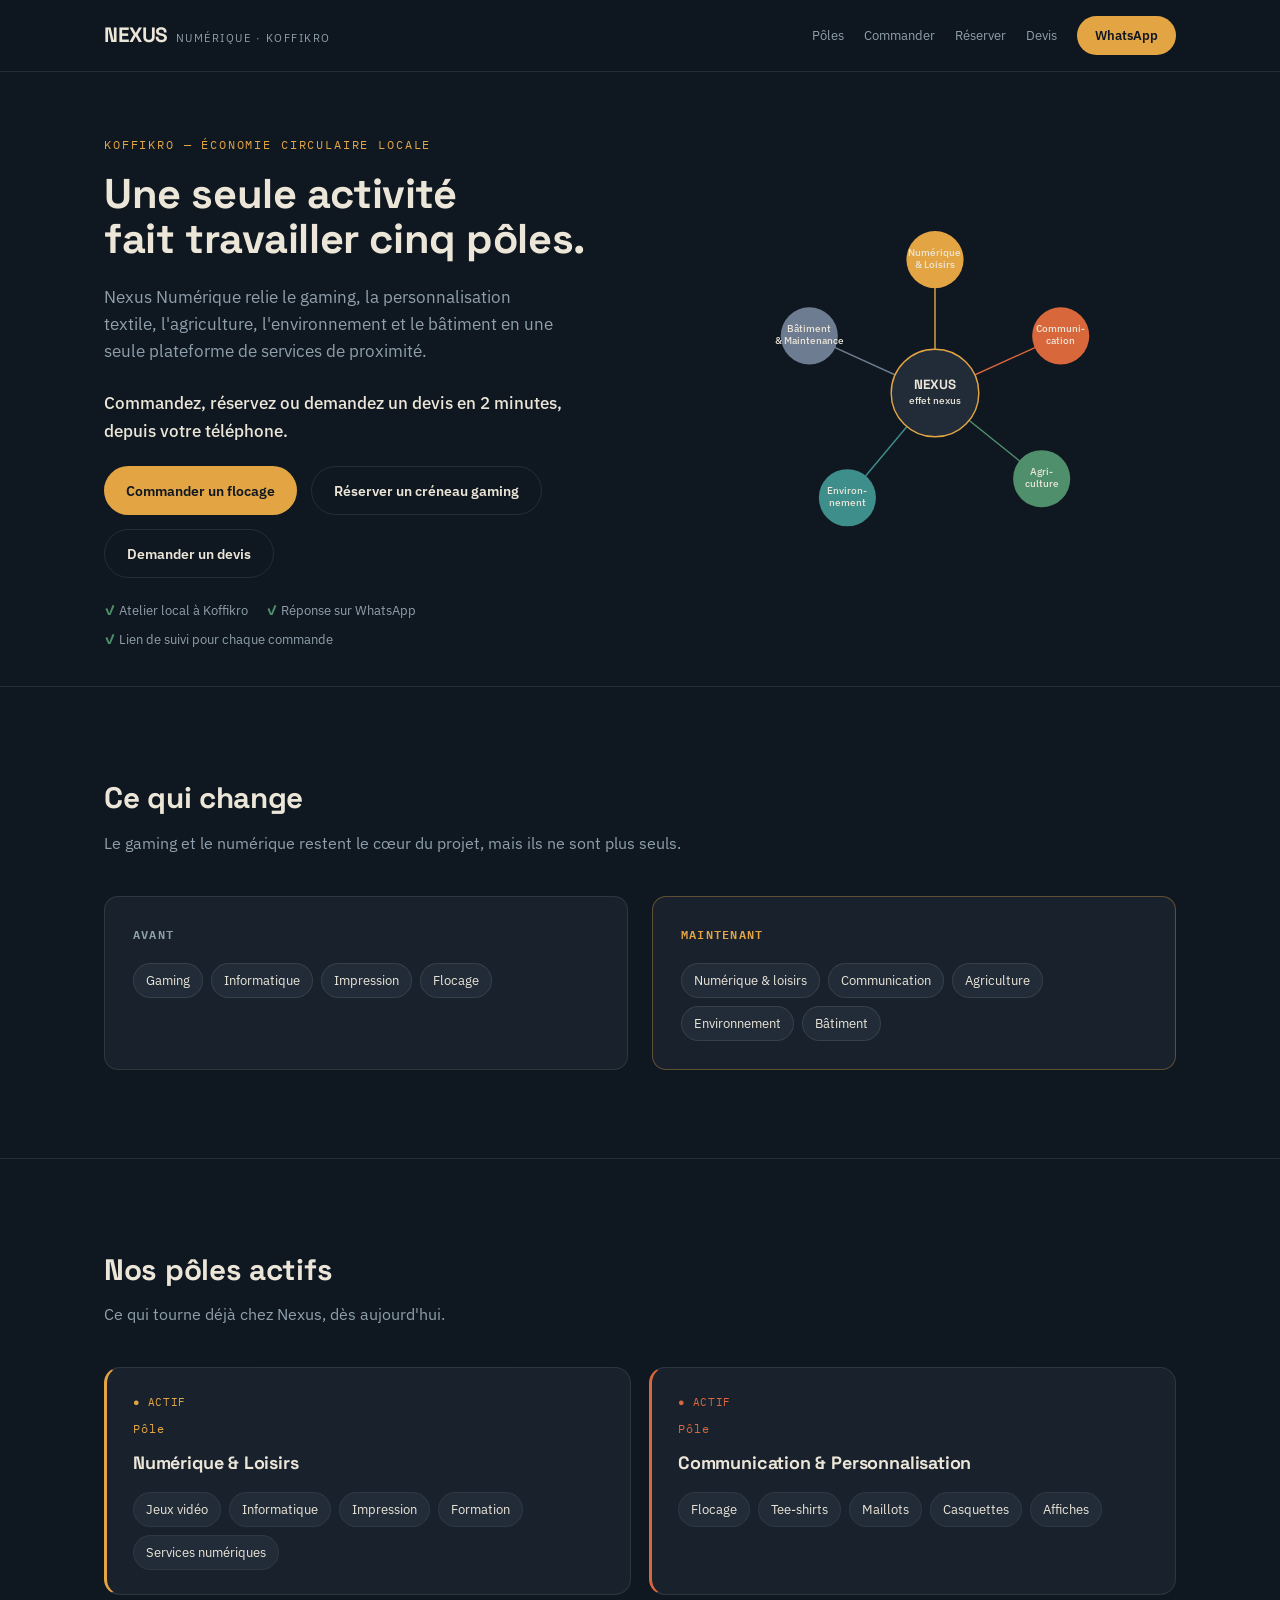
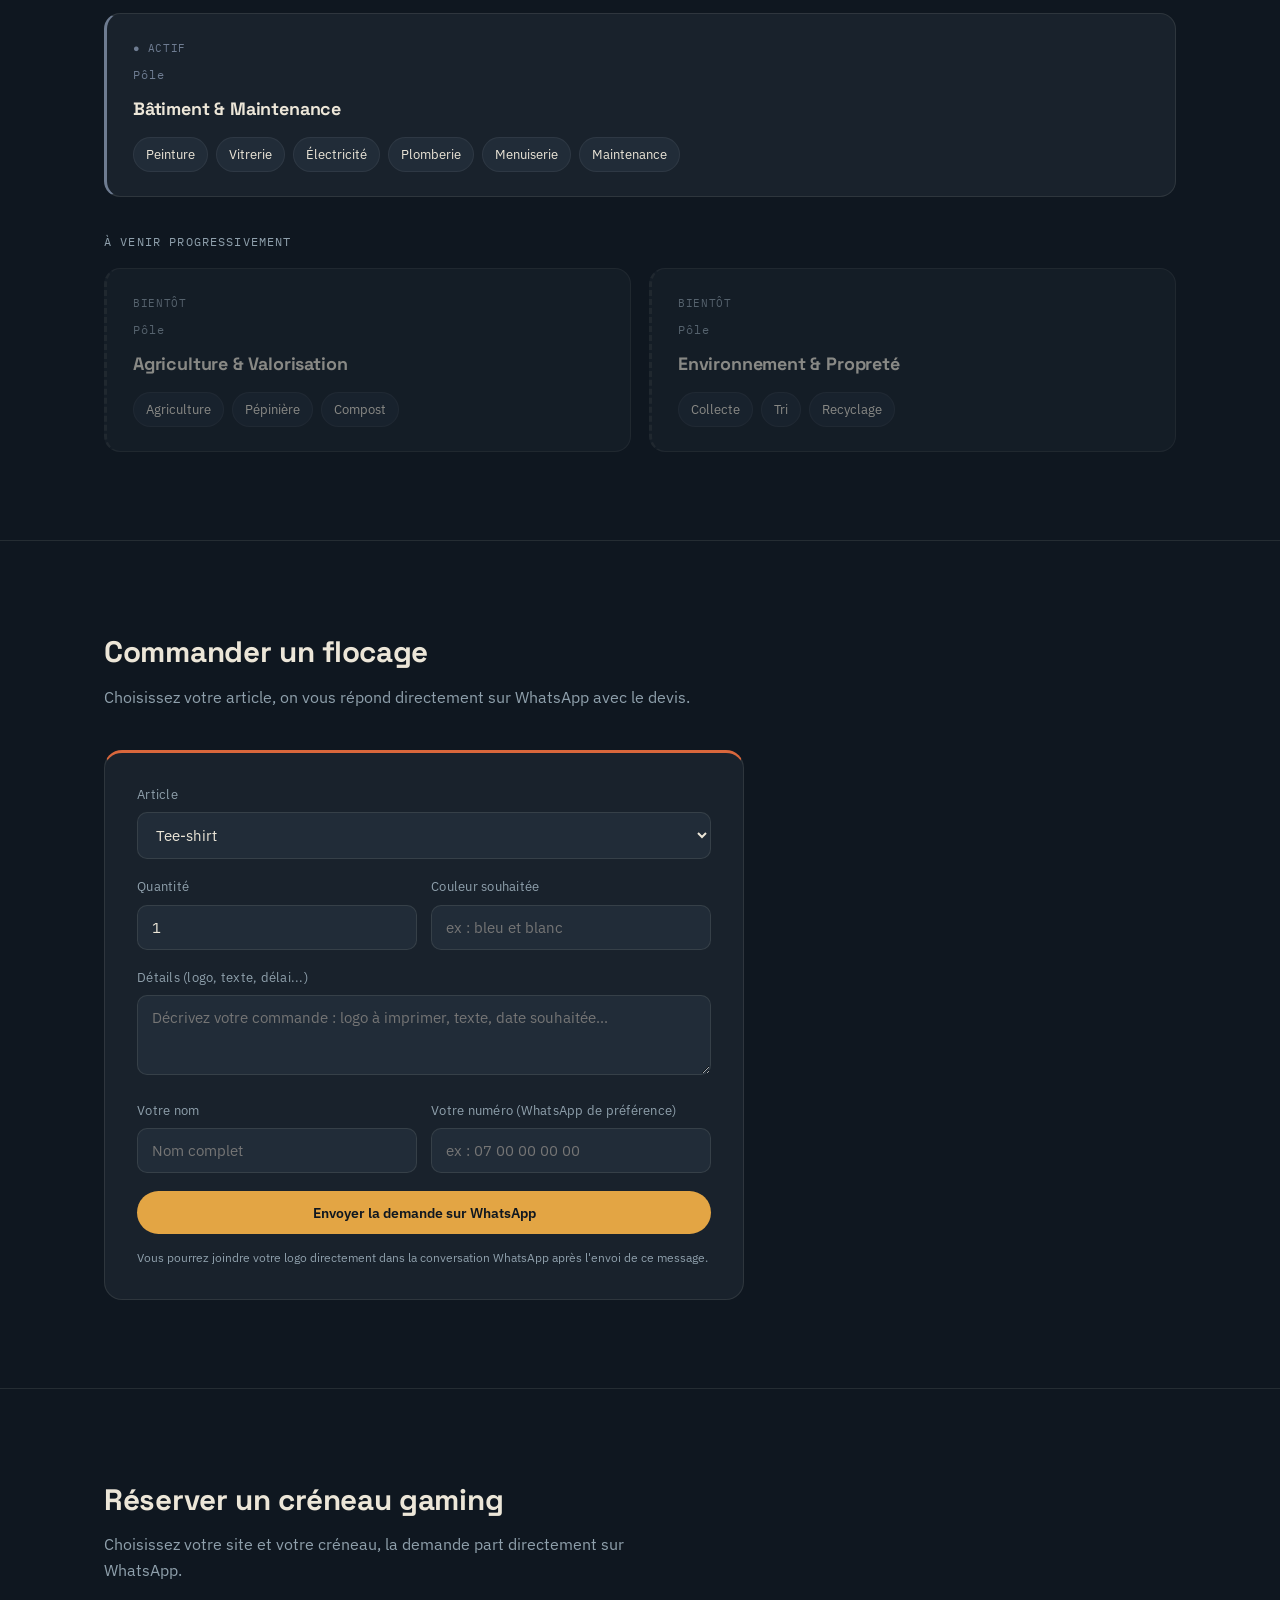
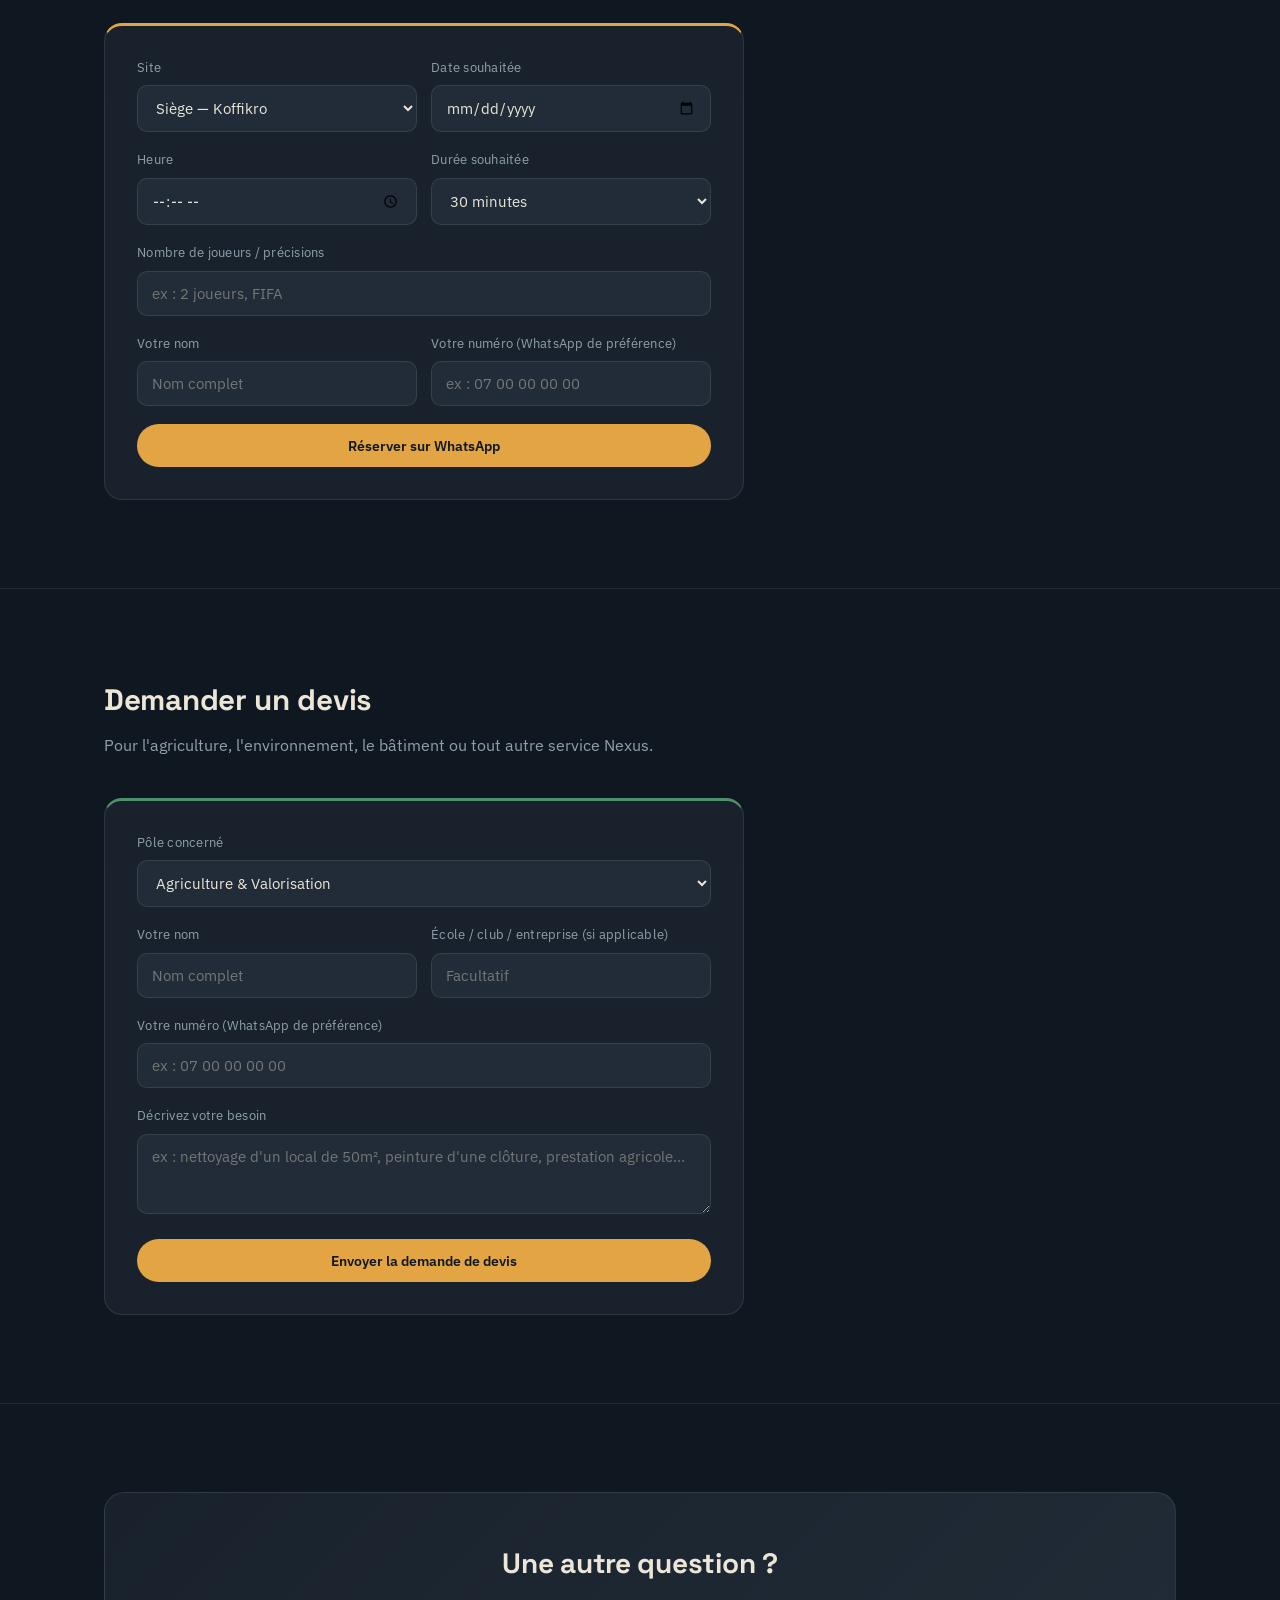
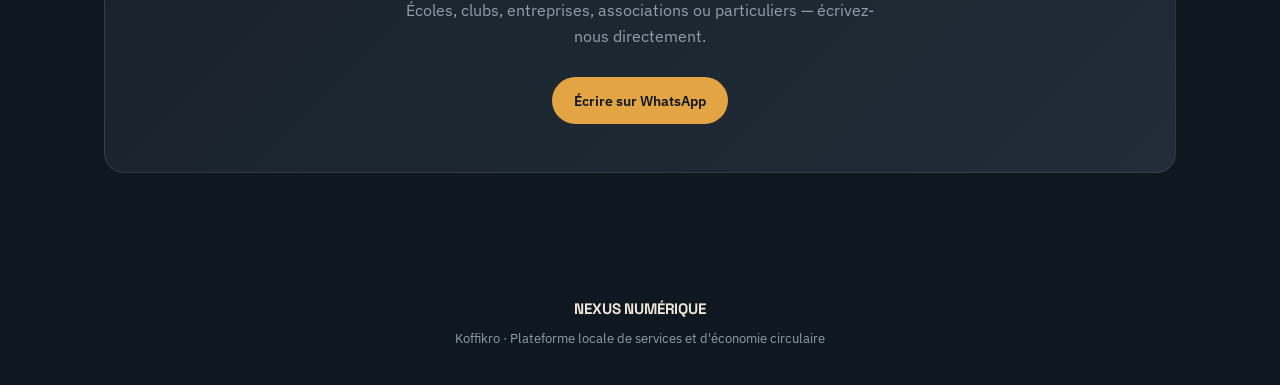
<file: index.html>
<!DOCTYPE html>
<html lang="fr">
<head>
<meta charset="UTF-8">
<meta name="viewport" content="width=device-width, initial-scale=1.0">
<title>Nexus Numérique — Koffikro</title>
<link rel="preconnect" href="https://fonts.googleapis.com">
<link rel="preconnect" href="https://fonts.gstatic.com" crossorigin>
<link href="https://fonts.googleapis.com/css2?family=Space+Grotesk:wght@400;500;600;700&family=IBM+Plex+Sans:wght@400;500;600&family=IBM+Plex+Mono:wght@500;600&display=swap" rel="stylesheet">
<style>
  :root{
    --ink:#0F1720;
    --panel:#19222C;
    --panel-2:#212C38;
    --paper:#ECE6D8;
    --mist:#8FA0AC;
    --gold:#E3A544;
    --clay:#D9673C;
    --leaf:#4F8F6B;
    --teal:#3E8E8C;
    --slate:#6E7C91;
    --signal:#C75450;
    --line:rgba(236,230,216,0.10);
  }
  *{box-sizing:border-box; margin:0; padding:0;}
  html{scroll-behavior:smooth;}
  body{
    background:var(--ink);
    color:var(--paper);
    font-family:'IBM Plex Sans', sans-serif;
    line-height:1.6;
    -webkit-font-smoothing:antialiased;
  }
  h1,h2,h3,.display{
    font-family:'Space Grotesk', sans-serif;
    font-weight:700;
    letter-spacing:-0.01em;
  }
  .mono{font-family:'IBM Plex Mono', monospace;}
  a{color:inherit; text-decoration:none;}
  .wrap{max-width:1120px; margin:0 auto; padding:0 24px;}
  section{padding:88px 0; border-bottom:1px solid var(--line);}

  header{
    position:sticky; top:0; z-index:50;
    background:rgba(15,23,32,0.92);
    backdrop-filter:blur(10px);
    border-bottom:1px solid var(--line);
  }
  header .wrap{display:flex; align-items:center; justify-content:space-between; padding:16px 24px; gap:12px; flex-wrap:wrap;}
  .logo{display:flex; align-items:baseline; gap:8px;}
  .logo .display{font-size:1.3rem; letter-spacing:-0.02em;}
  .logo .tag{font-size:0.66rem; color:var(--mist); letter-spacing:0.14em; text-transform:uppercase;}
  nav{display:flex; align-items:center; gap:20px; flex-wrap:wrap;}
  nav a{font-size:0.84rem; color:var(--mist); transition:color .2s;}
  nav a:hover{color:var(--paper);}
  .btn{
    display:inline-flex; align-items:center; justify-content:center; gap:8px;
    padding:12px 22px; border-radius:100px;
    font-size:0.9rem; font-weight:600; cursor:pointer;
    transition:transform .15s ease, box-shadow .15s ease;
    white-space:nowrap; border:none; font-family:inherit;
  }
  .btn:hover{transform:translateY(-1px);}
  .btn-gold{background:var(--gold); color:var(--ink);}
  .btn-gold:hover{box-shadow:0 8px 24px -8px rgba(227,165,68,0.55);}
  .btn-ghost{border:1px solid var(--line); color:var(--paper); background:transparent;}
  .btn-ghost:hover{border-color:var(--paper);}
  .btn-block{width:100%;}
  header nav .btn{padding:9px 18px; font-size:0.82rem;}

  .hero{padding-top:64px; padding-bottom:36px;}
  .hero-grid{display:grid; grid-template-columns:1.05fr 0.95fr; gap:56px; align-items:center;}
  .eyebrow{
    font-family:'IBM Plex Mono', monospace; font-size:0.72rem;
    color:var(--gold); letter-spacing:0.16em; text-transform:uppercase;
    margin-bottom:18px; display:block;
  }
  .hero h1{font-size:2.6rem; line-height:1.08; margin-bottom:22px;}
  .hero p.lead{font-size:1.05rem; color:var(--mist); max-width:46ch; margin-bottom:32px;}
  .hero-ctas{display:flex; gap:14px; flex-wrap:wrap;}

  .diagram-box{display:flex; justify-content:center;}
  #hub-svg{width:100%; max-width:400px; height:auto;}
  .spoke{stroke-dasharray:220; stroke-dashoffset:220; transition:stroke-dashoffset 1.1s ease;}
  .hub-svg-ready .spoke{stroke-dashoffset:0;}
  .node-label{font-family:'IBM Plex Sans', sans-serif; font-size:10.5px; fill:var(--paper); font-weight:500;}
  .node-circle{transition:filter .2s ease;}
  .node-group:hover .node-circle{filter:brightness(1.25);}
  .center-circle{fill:var(--panel-2); stroke:var(--gold); stroke-width:1.5;}
  .center-text{font-family:'Space Grotesk',sans-serif; font-weight:700; font-size:14px; fill:var(--paper);}

  .compare-grid{display:grid; grid-template-columns:1fr 1fr; gap:24px; margin-top:36px;}
  .compare-card{background:var(--panel); border:1px solid var(--line); border-radius:14px; padding:28px;}
  .compare-card h3{font-size:0.78rem; letter-spacing:0.1em; text-transform:uppercase; color:var(--mist); margin-bottom:18px; font-family:'IBM Plex Mono',monospace; font-weight:600;}
  .compare-card.now{border-color:rgba(227,165,68,0.35);}
  .compare-card.now h3{color:var(--gold);}
  .pill-list{display:flex; flex-wrap:wrap; gap:8px;}
  .pill{
    font-size:0.82rem; padding:6px 12px; border-radius:100px;
    background:var(--panel-2); color:var(--paper); border:1px solid var(--line);
  }

  h2.section-title{font-size:1.85rem; margin-bottom:8px;}
  .section-sub{color:var(--mist); font-size:0.98rem; max-width:60ch; margin-bottom:40px;}

  .poles-grid{display:grid; grid-template-columns:repeat(2,1fr); gap:18px;}
  .pole-card{
    background:var(--panel); border:1px solid var(--line); border-radius:16px;
    padding:26px 26px 24px; border-left:3px solid var(--accent, var(--gold));
    position:relative;
  }
  .pole-card .num{font-family:'IBM Plex Mono',monospace; font-size:0.72rem; color:var(--accent,var(--gold)); letter-spacing:0.08em;}
  .pole-card h3{font-size:1.12rem; margin:8px 0 14px;}
  .pole-card .pill-list .pill{border-color:rgba(255,255,255,0.06);}
  .pole-card:nth-child(5){grid-column:1 / -1;}
  .pole-card:nth-child(5) .pill-list{max-width:640px;}
  .pole-card .status{
    font-family:'IBM Plex Mono',monospace; font-size:0.68rem; color:var(--accent,var(--gold));
    letter-spacing:0.06em; text-transform:uppercase; margin-bottom:4px; display:block;
  }
  .pole-card--soon{
    opacity:0.55; border-left-style:dashed; border-color:var(--line);
  }
  .pole-card--soon .num, .pole-card--soon .status{color:var(--mist);}
  .poles-soon-title{
    font-family:'IBM Plex Mono',monospace; font-size:0.72rem; color:var(--mist);
    letter-spacing:0.1em; text-transform:uppercase; margin:36px 0 16px;
  }

  /* Formulaires */
  .form-panel{
    background:var(--panel); border:1px solid var(--line); border-radius:18px;
    padding:32px; max-width:640px;
  }
  .form-panel.accent-clay{border-top:3px solid var(--clay);}
  .form-panel.accent-gold{border-top:3px solid var(--gold);}
  .form-panel.accent-mixed{border-top:3px solid var(--leaf);}
  .field{margin-bottom:18px;}
  .field label{display:block; font-size:0.8rem; color:var(--mist); margin-bottom:7px; letter-spacing:0.02em;}
  .field select, .field input, .field textarea{
    width:100%; padding:12px 14px; border-radius:10px;
    background:var(--panel-2); border:1px solid var(--line); color:var(--paper);
    font-family:'IBM Plex Sans', sans-serif; font-size:0.94rem;
  }
  .field select:focus, .field input:focus, .field textarea:focus{
    outline:none; border-color:var(--gold);
  }
  .field textarea{resize:vertical; min-height:80px;}
  .field-row{display:grid; grid-template-columns:1fr 1fr; gap:14px;}
  .form-note{font-size:0.78rem; color:var(--mist); margin-top:14px; line-height:1.5;}
  .hp{position:absolute; left:-9999px; top:auto; width:1px; height:1px; overflow:hidden;}
  .form-status{font-size:0.88rem; margin-top:12px; line-height:1.45; display:none;}
  .form-status.form-error{display:block; color:#F0A29E;}
  .form-status.form-ok{display:block; color:#9ED3B2;}

  .timeline{display:grid; grid-template-columns:repeat(3,1fr); gap:20px;}
  .phase{background:var(--panel); border-radius:16px; padding:26px; border-top:3px solid var(--dot);}
  .phase .dot-label{display:flex; align-items:center; gap:10px; margin-bottom:16px;}
  .dot{width:10px; height:10px; border-radius:50%; background:var(--dot);}
  .phase h3{font-size:1.0rem;}
  .phase ul{list-style:none; display:flex; flex-direction:column; gap:9px;}
  .phase li{font-size:0.9rem; color:var(--mist); padding-left:16px; position:relative;}
  .phase li::before{content:"—"; position:absolute; left:0; color:var(--dot);}

  .contact-box{
    background:linear-gradient(135deg, var(--panel), var(--panel-2));
    border:1px solid var(--line); border-radius:20px;
    padding:48px; text-align:center;
  }
  .contact-box h2{font-size:1.75rem; margin-bottom:12px;}
  .contact-box p{color:var(--mist); max-width:50ch; margin:0 auto 28px;}

  footer{padding:36px 0; text-align:center; color:var(--mist); font-size:0.82rem;}
  footer .display{color:var(--paper); font-size:0.95rem; margin-bottom:6px;}


  /* ---------- Galerie photos (réalisations et atelier) ---------- */
  .gal-grid{display:grid; grid-template-columns:repeat(3,1fr); gap:14px;}
  .gal-item{position:relative; display:block; width:100%; padding:0; border:1px solid var(--line); border-radius:16px; overflow:hidden; background:var(--panel); cursor:zoom-in; aspect-ratio:4/3; color:inherit; font:inherit;}
  .gal-item img{width:100%; height:100%; object-fit:cover; display:block; transition:transform .35s;}
  .gal-item:hover img{transform:scale(1.04);}
  .gal-item:only-child{grid-column:1 / -1; max-width:640px;}
  .gal-item .gal-cap{position:absolute; left:0; right:0; bottom:0; padding:28px 14px 12px; text-align:left; font-size:0.86rem; background:linear-gradient(transparent, rgba(15,23,32,0.88));}
  #lightbox{position:fixed; inset:0; z-index:200; background:rgba(8,12,18,0.94); display:none; flex-direction:column; align-items:center; justify-content:center; padding:20px; gap:14px;}
  #lightbox.open{display:flex;}
  #lightbox img{max-width:100%; max-height:78vh; border-radius:12px; object-fit:contain;}
  #lightbox .lb-cap{color:var(--paper); font-size:0.95rem; text-align:center; max-width:60ch;}
  #lightbox .lb-close{position:absolute; top:14px; right:16px; width:46px; height:46px; border-radius:50%; border:1px solid var(--line); background:var(--panel); color:var(--paper); font-size:1.6rem; line-height:1; cursor:pointer;}

  @media (max-width:860px){
    .hero-grid{grid-template-columns:1fr;}
    .hero h1{font-size:2.05rem;}
    .compare-grid, .poles-grid, .sites-grid, .timeline{grid-template-columns:1fr;}
    .pole-card:nth-child(5){grid-column:auto;}
    nav a:not(.btn){display:none;}
    section{padding:52px 0;}
    .contact-box{padding:30px 20px;}
    .field-row{grid-template-columns:1fr;}
    .form-panel{padding:22px;}
    .gal-grid{grid-template-columns:1fr 1fr; gap:10px;}
  }

  [hidden]{display:none !important;}
  /* Paiement mobile (affiché seulement si l'administrateur active un moyen de paiement) */
  .pay-methods{display:grid; grid-template-columns:repeat(auto-fit,minmax(220px,1fr)); gap:14px; max-width:900px; margin-bottom:22px;}
  .pay-card{background:var(--panel); border:1px solid var(--line); border-radius:16px; padding:20px; cursor:pointer; text-align:left; color:var(--paper); font:inherit; transition:border-color .2s;}
  .pay-card:hover{border-color:var(--mist);}
  .pay-card[aria-pressed="true"]{border-color:var(--gold); box-shadow:0 0 0 1px var(--gold) inset;}
  .pay-card .pay-name{font-weight:600; font-size:1.02rem; margin-bottom:6px; display:block;}
  .pay-card .pay-sub{font-size:0.8rem; color:var(--mist); display:block;}
  .pay-box{background:var(--panel-2); border:1px dashed var(--line); border-radius:12px; padding:16px; margin-bottom:18px;}
  .pay-box .pay-num{font-family:'IBM Plex Mono',monospace; font-size:1.25rem; color:var(--gold); letter-spacing:0.04em; word-break:break-all;}
  .pay-box .pay-who{font-size:0.86rem; color:var(--mist); margin:4px 0 12px;}
  .pay-actions{display:flex; gap:10px; flex-wrap:wrap;}
  .pay-actions .btn{padding:9px 16px; font-size:0.84rem;}
  .pay-steps{font-size:0.88rem; color:var(--mist); line-height:1.6; margin-bottom:16px; padding-left:18px;}

  /* Pôles pilotés depuis l'application (poles.js) */
  #poles-active .pole-card:nth-child(5):not(:last-child){grid-column:auto;}
  #poles-active .pole-card:last-child:nth-child(odd){grid-column:1 / -1;}
  .pole-card .manager{margin-top:14px; font-size:0.82rem; color:var(--mist);}
  .pole-card .manager a{color:var(--gold); text-decoration:none;}
  @media (max-width:860px){ #poles-active .pole-card:last-child:nth-child(odd){grid-column:auto;} }

  /* Accueil : promesse claire, actions visibles, barre fixe sur téléphone */
  .hero-promise{font-size:1.08rem; color:var(--paper); max-width:46ch; margin:-8px 0 22px; font-weight:500;}
  .trust{list-style:none; display:flex; flex-wrap:wrap; gap:8px 18px; margin-top:22px; font-size:0.82rem; color:var(--mist);}
  .trust li::before{content:"\2713\00a0"; color:var(--leaf); font-weight:700;}
  .action-bar{display:none;}
  @media (max-width:860px){
    header .wrap{flex-wrap:nowrap; padding:12px 18px;}
    header nav{gap:10px; flex-wrap:nowrap;}
    .hero{padding-top:36px;}
    .hero-ctas{flex-direction:column; align-items:stretch; gap:10px;}
    .hero-ctas .btn{width:100%; min-height:50px; font-size:1rem;}
    .hero-promise{margin-top:0;}
    .action-bar{
      display:flex; gap:10px; position:fixed; left:0; right:0; bottom:0; z-index:60;
      padding:10px 14px calc(10px + env(safe-area-inset-bottom));
      background:rgba(15,23,32,0.96); backdrop-filter:blur(10px); border-top:1px solid var(--line);
    }
    .action-bar .btn{flex:1; min-height:48px; padding:12px 10px;}
    footer{padding-bottom:84px;}
  }

  /* Actualités et FAQ (contenu.js) */
  .news-list{display:grid; grid-template-columns:repeat(auto-fit,minmax(260px,1fr)); gap:18px;}
  .news-card{background:var(--panel); border:1px solid var(--line); border-radius:16px; padding:22px;}
  .news-card time{font-family:'IBM Plex Mono',monospace; font-size:0.72rem; color:var(--gold); letter-spacing:0.06em; text-transform:uppercase;}
  .news-card h3{font-size:1.05rem; margin:8px 0 10px;}
  .news-card p{color:var(--mist); font-size:0.92rem; white-space:pre-line;}
  .faq-list{max-width:780px; display:flex; flex-direction:column; gap:10px;}
  .faq-list details{background:var(--panel); border:1px solid var(--line); border-radius:12px; padding:14px 18px;}
  .faq-list summary{cursor:pointer; font-weight:600; list-style:none;}
  .faq-list summary::-webkit-details-marker{display:none;}
  .faq-list summary::after{content:"+"; float:right; color:var(--gold);}
  .faq-list details[open] summary::after{content:"\2212";}
  .faq-list details p{color:var(--mist); margin-top:10px; font-size:0.94rem; white-space:pre-line;}
</style>
</head>
<body>

<header>
  <div class="wrap">
    <div class="logo">
      <span class="display">NEXUS</span>
      <span class="tag">Numérique · Koffikro</span>
    </div>
    <nav>
      <a href="#poles">Pôles</a>
      <a href="#realisations" id="nav-real" hidden>Réalisations</a>
      <a href="#commander">Commander</a>
      <a href="#reserver">Réserver</a>
      <a href="#devis">Devis</a>
      <a href="#actualites" id="nav-news" hidden>Actualités</a>
      <a href="#faq" id="nav-faq" hidden>FAQ</a>
      <a href="#payer" id="nav-pay" hidden>Payer</a>
      <a class="btn btn-gold" href="https://wa.me/2250502080649" target="_blank" rel="noopener">WhatsApp</a>
    </nav>
  </div>
</header>

<section class="hero">
  <div class="wrap hero-grid">
    <div>
      <span class="eyebrow" data-cms="hero_eyebrow">Koffikro — économie circulaire locale</span>
      <h1 id="hero-title">Une seule activité<br>fait travailler cinq pôles.</h1>
      <p class="lead" id="hero-lead">Nexus Numérique relie le gaming, la personnalisation textile, l'agriculture, l'environnement et le bâtiment en une seule plateforme de services de proximité.</p>
      <p class="hero-promise" data-cms="hero_promise">Commandez, réservez ou demandez un devis en 2 minutes, depuis votre téléphone.</p>
      <div class="hero-ctas">
        <a class="btn btn-gold" href="#commander">Commander un flocage</a>
        <a class="btn btn-ghost" href="#reserver">Réserver un créneau gaming</a>
        <a class="btn btn-ghost" href="#devis">Demander un devis</a>
        <a class="btn btn-ghost" href="#payer" id="cta-pay" hidden>Payer ma commande</a>
      </div>
      <ul class="trust">
        <li>Atelier local à Koffikro</li>
        <li>Réponse sur WhatsApp</li>
        <li>Lien de suivi pour chaque commande</li>
        <li id="trust-pay" hidden>Paiement Mobile Money</li>
      </ul>
    </div>
    <div class="diagram-box">
      <svg id="hub-svg" viewBox="0 0 420 420" xmlns="http://www.w3.org/2000/svg">
        <line class="spoke" data-pole="numerique" x1="210" y1="210" x2="210" y2="70"  stroke="#E3A544" stroke-width="1.5"/>
        <line class="spoke" data-pole="communication" x1="210" y1="210" x2="342" y2="150" stroke="#D9673C" stroke-width="1.5"/>
        <line class="spoke" data-pole="agriculture" x1="210" y1="210" x2="322" y2="300" stroke="#4F8F6B" stroke-width="1.5"/>
        <line class="spoke" data-pole="environnement" x1="210" y1="210" x2="118" y2="320" stroke="#3E8E8C" stroke-width="1.5"/>
        <line class="spoke" data-pole="batiment" x1="210" y1="210" x2="78"  y2="150" stroke="#6E7C91" stroke-width="1.5"/>
        <circle class="center-circle" cx="210" cy="210" r="46"/>
        <text class="center-text" x="210" y="206" text-anchor="middle">NEXUS</text>
        <text class="node-label" x="210" y="222" text-anchor="middle" fill="#8FA0AC">effet nexus</text>
        <g class="node-group" data-pole="numerique">
          <circle class="node-circle" cx="210" cy="70" r="30" fill="#E3A544"/>
          <text class="node-label" x="210" y="66" text-anchor="middle" fill="#0F1720" font-weight="600">Numérique</text>
          <text class="node-label" x="210" y="79" text-anchor="middle" fill="#0F1720" font-weight="600">&amp; Loisirs</text>
        </g>
        <g class="node-group" data-pole="communication">
          <circle class="node-circle" cx="342" cy="150" r="30" fill="#D9673C"/>
          <text class="node-label" x="342" y="146" text-anchor="middle" fill="#0F1720" font-weight="600">Communi-</text>
          <text class="node-label" x="342" y="159" text-anchor="middle" fill="#0F1720" font-weight="600">cation</text>
        </g>
        <g class="node-group" data-pole="agriculture">
          <circle class="node-circle" cx="322" cy="300" r="30" fill="#4F8F6B"/>
          <text class="node-label" x="322" y="296" text-anchor="middle" fill="#0F1720" font-weight="600">Agri-</text>
          <text class="node-label" x="322" y="309" text-anchor="middle" fill="#0F1720" font-weight="600">culture</text>
        </g>
        <g class="node-group" data-pole="environnement">
          <circle class="node-circle" cx="118" cy="320" r="30" fill="#3E8E8C"/>
          <text class="node-label" x="118" y="316" text-anchor="middle" fill="#0F1720" font-weight="600">Environ-</text>
          <text class="node-label" x="118" y="329" text-anchor="middle" fill="#0F1720" font-weight="600">nement</text>
        </g>
        <g class="node-group" data-pole="batiment">
          <circle class="node-circle" cx="78" cy="150" r="30" fill="#6E7C91"/>
          <text class="node-label" x="78" y="146" text-anchor="middle" fill="#0F1720" font-weight="600">Bâtiment</text>
          <text class="node-label" x="78" y="159" text-anchor="middle" fill="#0F1720" font-weight="600">&amp; Maintenance</text>
        </g>
      </svg>
    </div>
  </div>
</section>

<section id="vision">
  <div class="wrap">
    <h2 class="section-title">Ce qui change</h2>
    <p class="section-sub" data-cms="vision_sub">Le gaming et le numérique restent le cœur du projet, mais ils ne sont plus seuls.</p>
    <div class="compare-grid">
      <div class="compare-card">
        <h3>Avant</h3>
        <div class="pill-list">
          <span class="pill">Gaming</span><span class="pill">Informatique</span>
          <span class="pill">Impression</span><span class="pill">Flocage</span>
        </div>
      </div>
      <div class="compare-card now">
        <h3>Maintenant</h3>
        <div class="pill-list" id="now-pills">
          <span class="pill">Numérique &amp; loisirs</span><span class="pill">Communication</span>
          <span class="pill">Agriculture</span><span class="pill">Environnement</span><span class="pill">Bâtiment</span>
        </div>
      </div>
    </div>
  </div>
</section>

<section id="poles">
  <div class="wrap">
    <h2 class="section-title" id="poles-title">Nos pôles actifs</h2>
    <p class="section-sub" data-cms="poles_sub">Ce qui tourne déjà chez Nexus, dès aujourd'hui.</p>
    <div class="poles-grid" id="poles-active">
      <div class="pole-card" style="--accent:#E3A544">
        <span class="status">● Actif</span>
        <span class="num">Pôle</span>
        <h3>Numérique &amp; Loisirs</h3>
        <div class="pill-list">
          <span class="pill">Jeux vidéo</span><span class="pill">Informatique</span><span class="pill">Impression</span>
          <span class="pill">Formation</span><span class="pill">Services numériques</span>
        </div>
      </div>
      <div class="pole-card" style="--accent:#D9673C">
        <span class="status">● Actif</span>
        <span class="num">Pôle</span>
        <h3>Communication &amp; Personnalisation</h3>
        <div class="pill-list">
          <span class="pill">Flocage</span><span class="pill">Tee-shirts</span><span class="pill">Maillots</span>
          <span class="pill">Casquettes</span><span class="pill">Affiches</span>
        </div>
      </div>
      <div class="pole-card" style="--accent:#6E7C91; grid-column:1 / -1;">
        <span class="status">● Actif</span>
        <span class="num">Pôle</span>
        <h3>Bâtiment &amp; Maintenance</h3>
        <div class="pill-list" style="max-width:640px;">
          <span class="pill">Peinture</span><span class="pill">Vitrerie</span><span class="pill">Électricité</span>
          <span class="pill">Plomberie</span><span class="pill">Menuiserie</span><span class="pill">Maintenance</span>
        </div>
      </div>
    </div>

    <div class="poles-soon-title" id="poles-soon-title">À venir progressivement</div>
    <div class="poles-grid" id="poles-soon">
      <div class="pole-card pole-card--soon">
        <span class="status">Bientôt</span>
        <span class="num">Pôle</span>
        <h3>Agriculture &amp; Valorisation</h3>
        <div class="pill-list">
          <span class="pill">Agriculture</span><span class="pill">Pépinière</span><span class="pill">Compost</span>
        </div>
      </div>
      <div class="pole-card pole-card--soon">
        <span class="status">Bientôt</span>
        <span class="num">Pôle</span>
        <h3>Environnement &amp; Propreté</h3>
        <div class="pill-list">
          <span class="pill">Collecte</span><span class="pill">Tri</span><span class="pill">Recyclage</span>
        </div>
      </div>
    </div>
  </div>
</section>

<section id="actualites" hidden>
  <div class="wrap">
    <h2 class="section-title">Actualités</h2>
    <p class="section-sub">Les nouvelles de Nexus Numérique.</p>
    <div class="news-list" id="news-list"></div>
  </div>
</section>

<section id="realisations" hidden>
  <div class="wrap">
    <h2 class="section-title">Nos réalisations</h2>
    <p class="section-sub">Quelques commandes déjà livrées : tee-shirts, maillots, casquettes et plus encore.</p>
    <div class="gal-grid" id="gal-realisations"></div>
  </div>
</section>

<section id="atelier" hidden>
  <div class="wrap">
    <h2 class="section-title">Notre atelier</h2>
    <p class="section-sub">Venez nous rencontrer : voici l'endroit où tout se prépare.</p>
    <div class="gal-grid" id="gal-atelier"></div>
  </div>
</section>

<div id="lightbox" role="dialog" aria-modal="true" aria-label="Photo agrandie">
  <button type="button" class="lb-close" aria-label="Fermer">&times;</button>
  <img alt="">
  <div class="lb-cap"></div>
</div>

<section id="commander">
  <div class="wrap">
    <h2 class="section-title">Commander un flocage</h2>
    <p class="section-sub" data-cms="commander_sub">Choisissez votre article, on vous répond directement sur WhatsApp avec le devis.</p>
    <div class="form-panel accent-clay">
      <div class="field">
        <label for="floc-article">Article</label>
        <select id="floc-article">
          <option>Tee-shirt</option>
          <option>Maillot</option>
          <option>Casquette</option>
          <option>Affiche</option>
          <option>Autre support</option>
        </select>
      </div>
      <div class="field-row">
        <div class="field">
          <label for="floc-qty">Quantité</label>
          <input type="number" id="floc-qty" min="1" value="1">
        </div>
        <div class="field">
          <label for="floc-color">Couleur souhaitée</label>
          <input type="text" id="floc-color" placeholder="ex : bleu et blanc">
        </div>
      </div>
      <div class="field">
        <label for="floc-note">Détails (logo, texte, délai...)</label>
        <textarea id="floc-note" placeholder="Décrivez votre commande : logo à imprimer, texte, date souhaitée..."></textarea>
      </div>
      <div class="field-row">
        <div class="field">
          <label for="floc-nom">Votre nom</label>
          <input type="text" id="floc-nom" placeholder="Nom complet" autocomplete="name" maxlength="100">
        </div>
        <div class="field">
          <label for="floc-tel">Votre numéro (WhatsApp de préférence)</label>
          <input type="tel" id="floc-tel" placeholder="ex : 07 00 00 00 00" autocomplete="tel" inputmode="tel" maxlength="30">
        </div>
      </div>
      <div class="hp" aria-hidden="true"><label for="floc-hp">Ne pas remplir</label><input type="text" id="floc-hp" tabindex="-1" autocomplete="off"></div>
      <button class="btn btn-gold btn-block" onclick="envoyerFlocage()">Envoyer la demande sur WhatsApp</button>
      <p class="form-status" id="floc-status" role="status"></p>
      <p class="form-note">Vous pourrez joindre votre logo directement dans la conversation WhatsApp après l'envoi de ce message.</p>
    </div>
  </div>
</section>

<section id="reserver">
  <div class="wrap">
    <h2 class="section-title">Réserver un créneau gaming</h2>
    <p class="section-sub" data-cms="reserver_sub">Choisissez votre site et votre créneau, la demande part directement sur WhatsApp.</p>
    <div class="form-panel accent-gold">
      <div class="field-row">
        <div class="field">
          <label for="game-site">Site</label>
          <select id="game-site">
            <option>Siège — Koffikro</option>
            <option>Antenne 1</option>
            <option>Antenne 2</option>
          </select>
        </div>
        <div class="field">
          <label for="game-date">Date souhaitée</label>
          <input type="date" id="game-date">
        </div>
      </div>
      <div class="field-row">
        <div class="field">
          <label for="game-heure">Heure</label>
          <input type="time" id="game-heure">
        </div>
        <div class="field">
          <label for="game-duree">Durée souhaitée</label>
          <select id="game-duree">
            <option>30 minutes</option>
            <option>1 heure</option>
            <option>2 heures</option>
            <option>Plus de 2 heures</option>
          </select>
        </div>
      </div>
      <div class="field">
        <label for="game-note">Nombre de joueurs / précisions</label>
        <input type="text" id="game-note" placeholder="ex : 2 joueurs, FIFA">
      </div>
      <div class="field-row">
        <div class="field">
          <label for="game-nom">Votre nom</label>
          <input type="text" id="game-nom" placeholder="Nom complet" autocomplete="name" maxlength="100">
        </div>
        <div class="field">
          <label for="game-tel">Votre numéro (WhatsApp de préférence)</label>
          <input type="tel" id="game-tel" placeholder="ex : 07 00 00 00 00" autocomplete="tel" inputmode="tel" maxlength="30">
        </div>
      </div>
      <div class="hp" aria-hidden="true"><label for="game-hp">Ne pas remplir</label><input type="text" id="game-hp" tabindex="-1" autocomplete="off"></div>
      <button class="btn btn-gold btn-block" onclick="envoyerReservation()">Réserver sur WhatsApp</button>
      <p class="form-status" id="game-status" role="status"></p>
    </div>
  </div>
</section>

<section id="devis">
  <div class="wrap">
    <h2 class="section-title">Demander un devis</h2>
    <p class="section-sub" data-cms="devis_sub">Pour l'agriculture, l'environnement, le bâtiment ou tout autre service Nexus.</p>
    <div class="form-panel accent-mixed">
      <div class="field">
        <label for="devis-pole">Pôle concerné</label>
        <select id="devis-pole" data-dynamic>
          <option>Agriculture &amp; Valorisation</option>
          <option>Environnement &amp; Propreté</option>
          <option>Bâtiment &amp; Maintenance</option>
          <option>Formation / Services numériques</option>
          <option>Autre demande</option>
        </select>
      </div>
      <div class="field-row">
        <div class="field">
          <label for="devis-nom">Votre nom</label>
          <input type="text" id="devis-nom" placeholder="Nom complet" autocomplete="name" maxlength="100">
        </div>
        <div class="field">
          <label for="devis-structure">École / club / entreprise (si applicable)</label>
          <input type="text" id="devis-structure" placeholder="Facultatif">
        </div>
      </div>
      <div class="field">
        <label for="devis-tel">Votre numéro (WhatsApp de préférence)</label>
        <input type="tel" id="devis-tel" placeholder="ex : 07 00 00 00 00" autocomplete="tel" inputmode="tel" maxlength="30">
      </div>
      <div class="hp" aria-hidden="true"><label for="devis-hp">Ne pas remplir</label><input type="text" id="devis-hp" tabindex="-1" autocomplete="off"></div>
      <div class="field">
        <label for="devis-message">Décrivez votre besoin</label>
        <textarea id="devis-message" placeholder="ex : nettoyage d'un local de 50m², peinture d'une clôture, prestation agricole..."></textarea>
      </div>
      <button class="btn btn-gold btn-block" onclick="envoyerDevis()">Envoyer la demande de devis</button>
      <p class="form-status" id="devis-status" role="status"></p>
    </div>
  </div>
</section>

<section id="payer" hidden>
  <div class="wrap">
    <h2 class="section-title">Payer votre commande</h2>
    <p class="section-sub">Payez avec votre application Mobile Money, puis prévenez-nous ici : nous vérifions la réception et confirmons.</p>
    <div class="pay-methods" id="pay-methods"></div>
    <div class="form-panel accent-gold" id="pay-panel" hidden>
      <div class="pay-box" id="pay-box">
        <div class="pay-who" id="pay-send-label">Envoyez l'argent à :</div>
        <div class="pay-num" id="pay-num"></div>
        <div class="pay-who" id="pay-who"></div>
        <div class="pay-actions">
          <button type="button" class="btn btn-ghost" id="pay-copy">Copier le numéro</button>
          <a class="btn btn-gold" id="pay-link" href="#" target="_blank" rel="noopener noreferrer" hidden>Ouvrir le paiement</a>
        </div>
      </div>
      <ol class="pay-steps">
        <li>Envoyez le montant exact depuis votre application.</li>
        <li>Revenez ici et remplissez le formulaire ci-dessous.</li>
        <li>Nous vérifions la réception, puis nous vous confirmons sur WhatsApp.</li>
      </ol>
      <div class="field-row">
        <div class="field"><label for="pay-nom">Votre nom</label><input type="text" id="pay-nom" autocomplete="name" maxlength="100" placeholder="Nom complet"></div>
        <div class="field"><label for="pay-tel">Votre numéro</label><input type="tel" id="pay-tel" autocomplete="tel" inputmode="tel" maxlength="30" placeholder="ex : 07 00 00 00 00"></div>
      </div>
      <div class="field-row">
        <div class="field"><label for="pay-montant">Montant payé (FCFA)</label><input type="number" id="pay-montant" min="1" inputmode="numeric" placeholder="ex : 20000"></div>
        <div class="field"><label for="pay-cmd">N° de commande (si vous l'avez)</label><input type="text" id="pay-cmd" maxlength="30" placeholder="ex : CMD-2026-0001"></div>
      </div>
      <div class="field"><label for="pay-ref">Référence de la transaction (facultatif)</label><input type="text" id="pay-ref" maxlength="60" placeholder="Code reçu par SMS"></div>
      <div class="hp" aria-hidden="true"><label for="pay-hp">Ne pas remplir</label><input type="text" id="pay-hp" tabindex="-1" autocomplete="off"></div>
      <button class="btn btn-gold btn-block" id="pay-send" type="button">J'ai payé, prévenir Nexus</button>
      <p class="form-status" id="pay-status" role="status"></p>
      <p class="form-note">Votre paiement n'est confirmé qu'après vérification par Nexus. Ne payez qu'au numéro et au nom affichés ici.</p>
    </div>
  </div>
</section>

<section id="faq" hidden>
  <div class="wrap">
    <h2 class="section-title">Questions fréquentes</h2>
    <div class="faq-list" id="faq-list"></div>
  </div>
</section>

<section id="contact" style="border-bottom:none;">
  <div class="wrap">
    <div class="contact-box">
      <h2 class="display" data-cms="contact_title">Une autre question ?</h2>
      <p data-cms="contact_text">Écoles, clubs, entreprises, associations ou particuliers — écrivez-nous directement.</p>
      <a class="btn btn-gold" href="https://wa.me/2250502080649" target="_blank" rel="noopener">Écrire sur WhatsApp</a>
    </div>
  </div>
</section>

<div class="action-bar" id="action-bar">
  <a class="btn btn-ghost" href="https://wa.me/2250502080649" target="_blank" rel="noopener">WhatsApp</a>
  <a class="btn btn-gold" href="#commander">Commander</a>
  <a class="btn btn-ghost" href="#payer" id="bar-pay" hidden>Payer</a>
</div>

<footer>
  <div class="wrap">
    <div class="display">NEXUS NUMÉRIQUE</div>
    <div>Koffikro · Plateforme locale de services et d'économie circulaire</div>
  </div>
</footer>

<script>
  var NUMERO_WHATSAPP = "2250502080649";

  window.addEventListener('load', function(){
    document.getElementById('hub-svg').classList.add('hub-svg-ready');
  });

  function ouvrirWhatsApp(message){
    var url = "https://wa.me/" + NUMERO_WHATSAPP + "?text=" + encodeURIComponent(message);
    window.open(url, '_blank');
  }


  function valeur(id){ var el = document.getElementById(id); return el ? el.value.trim() : ""; }
  function telValide(v){ var d = String(v || "").replace(/\D/g, ""); return d.length >= 8 && d.length <= 15; }
  function messageForm(id, texte, erreur){
    var el = document.getElementById(id);
    el.textContent = texte;
    el.className = "form-status " + (erreur ? "form-error" : "form-ok");
  }

  // Enregistre la demande dans l'application de gestion. Ne bloque JAMAIS le client :
  // si cet enregistrement échoue, le message WhatsApp part quand même.
  function enregistrerDemande(kind, nom, tel, structure, message, data, piege){
    var CFG = window.NEXUS_CONFIG || {};   // lu au moment de l'envoi : gestion-config.js se charge après ce script
    if(!CFG.SUPABASE_URL || !CFG.SUPABASE_KEY || !window.fetch){ return; }
    try{
      fetch(CFG.SUPABASE_URL.replace(/\/+$/, "") + "/rest/v1/rpc/submit_request", {
        method: "POST", keepalive: true,
        headers: { "apikey": CFG.SUPABASE_KEY, "Content-Type": "application/json" },
        body: JSON.stringify({ p_kind: kind, p_name: nom, p_phone: tel, p_organization: structure || null,
                               p_message: message, p_data: data, p_hp: piege || "" })
      }).catch(function(){});
    }catch(e){}
  }

  // Vérifie nom + téléphone ; renvoie false (avec un message) s'il manque quelque chose
  function identiteValide(prefixe, statutId){
    if(valeur(prefixe + "-nom").length < 2){ messageForm(statutId, "Indiquez votre nom.", true); return false; }
    if(!telValide(valeur(prefixe + "-tel"))){ messageForm(statutId, "Indiquez un numéro de téléphone valide, pour que nous puissions vous répondre.", true); return false; }
    return true;
  }

  function envoyerFlocage(){
    if(!identiteValide("floc", "floc-status")){ return; }
    var article = valeur("floc-article"), qty = valeur("floc-qty"), color = valeur("floc-color"), note = valeur("floc-note");
    var nom = valeur("floc-nom"), tel = valeur("floc-tel");
    var msg = "Bonjour Nexus, je souhaite commander : " + qty + " x " + article;
    if(color){ msg += ", couleur : " + color; }
    msg += ".";
    if(note){ msg += " Détails : " + note; }
    msg += " Mon nom : " + nom + ". Mon numéro : " + tel + ".";
    enregistrerDemande("flocage", nom, tel, null, msg, { article: article, quantity: parseInt(qty, 10) || 1, color: color, note: note }, valeur("floc-hp"));
    ouvrirWhatsApp(msg);
    messageForm("floc-status", "Demande enregistrée. Terminez l'envoi dans WhatsApp pour que nous la recevions aussi là-bas.", false);
  }

  function envoyerReservation(){
    if(!identiteValide("game", "game-status")){ return; }
    var site = valeur("game-site"), date = valeur("game-date"), heure = valeur("game-heure"), duree = valeur("game-duree"), note = valeur("game-note");
    var nom = valeur("game-nom"), tel = valeur("game-tel");
    var msg = "Bonjour Nexus, je souhaite réserver un créneau gaming au site : " + site + ".";
    if(date){ msg += " Date : " + date + "."; }
    if(heure){ msg += " Heure : " + heure + "."; }
    msg += " Durée : " + duree + ".";
    if(note){ msg += " Précisions : " + note; }
    msg += " Mon nom : " + nom + ". Mon numéro : " + tel + ".";
    enregistrerDemande("gaming", nom, tel, null, msg, { site: site, date: date, time: heure, duration: duree, note: note }, valeur("game-hp"));
    ouvrirWhatsApp(msg);
    messageForm("game-status", "Réservation enregistrée. Terminez l'envoi dans WhatsApp pour la confirmer.", false);
  }

  function envoyerDevis(){
    if(!identiteValide("devis", "devis-status")){ return; }
    var pole = valeur("devis-pole"), nom = valeur("devis-nom"), tel = valeur("devis-tel"), structure = valeur("devis-structure"), message = valeur("devis-message");
    if(message.length < 3){ messageForm("devis-status", "Décrivez votre besoin en quelques mots.", true); return; }
    var msg = "Bonjour Nexus, je souhaite un devis pour le pôle : " + pole + ". Mon nom : " + nom + ".";
    if(structure){ msg += " Structure : " + structure + "."; }
    msg += " Besoin : " + message + " Mon numéro : " + tel + ".";
    enregistrerDemande("devis", nom, tel, structure, msg, { pole: pole, message: message }, valeur("devis-hp"));
    ouvrirWhatsApp(msg);
    messageForm("devis-status", "Demande enregistrée. Terminez l'envoi dans WhatsApp pour que nous la recevions aussi là-bas.", false);
  }
</script>

<script src="gestion-config.js"></script>
<script src="galerie.js"></script>
<script src="paiement2.js"></script>
<script src="poles.js"></script>
<script src="contenu.js"></script>
</body>
</html>
</file>
